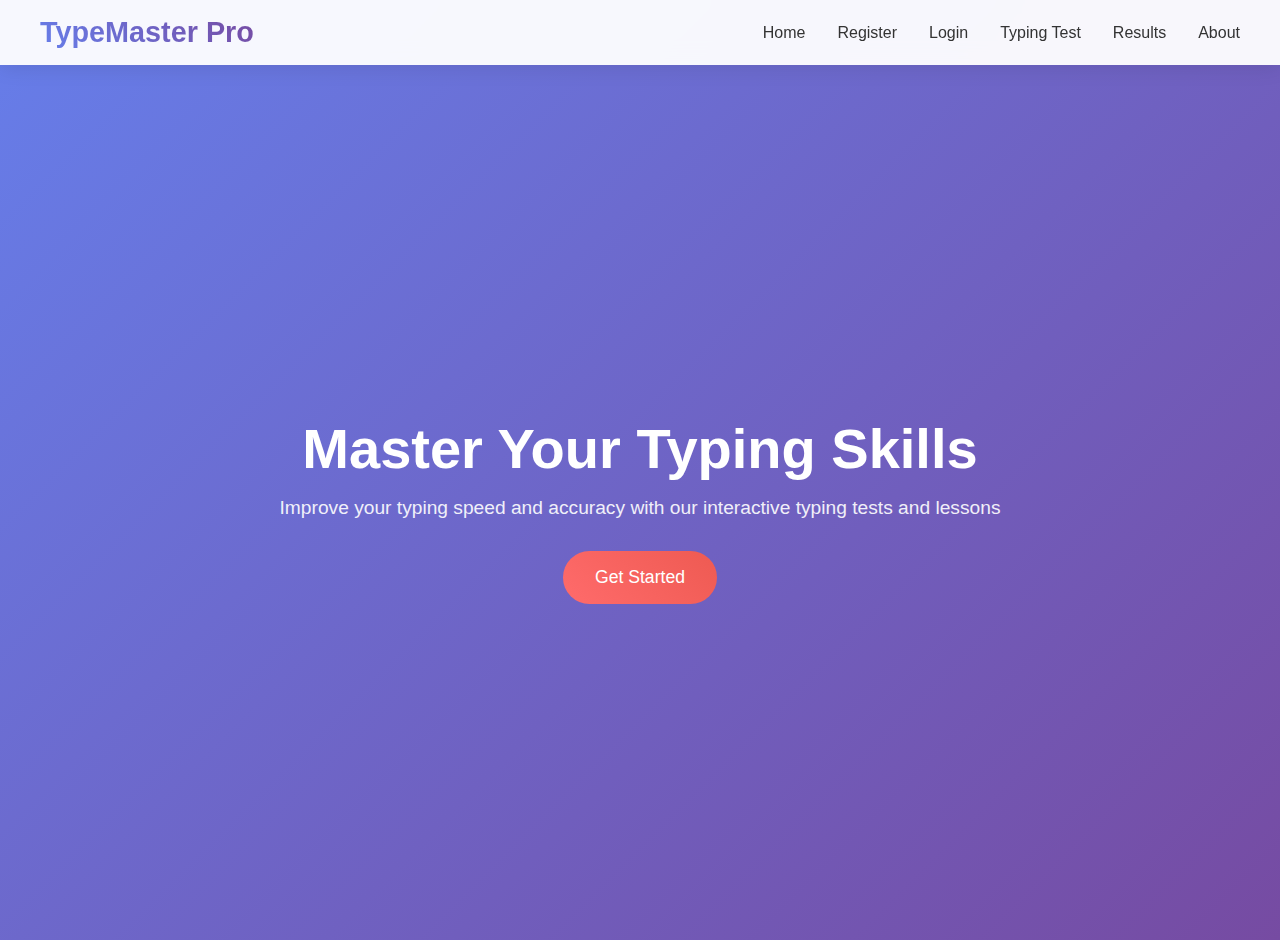
<file: index.html>
<!DOCTYPE html>
<html lang="en">
  <head>
    <meta charset="UTF-8" />
    <meta name="viewport" content="width=device-width, initial-scale=1.0" />
    <title>TypeMaster Pro - Landing Page</title>
    <style>
      * {
        margin: 0;
        padding: 0;
        box-sizing: border-box;
      }

      body {
        font-family: "Segoe UI", Tahoma, Geneva, Verdana, sans-serif;
        background: linear-gradient(135deg, #667eea 0%, #764ba2 100%);
        color: #333;
        overflow-x: hidden;
      }

      .page {
        display: none;
        min-height: 100vh;
        padding: 20px;
        animation: fadeIn 0.5s ease-in-out;
      }

      .page.active {
        display: block;
      }

      @keyframes fadeIn {
        from {
          opacity: 0;
          transform: translateY(20px);
        }
        to {
          opacity: 1;
          transform: translateY(0);
        }
      }

      /* Navigation */
      .navbar {
        position: fixed;
        top: 0;
        width: 100%;
        background: rgba(255, 255, 255, 0.95);
        backdrop-filter: blur(10px);
        padding: 1rem 2rem;
        z-index: 1000;
        box-shadow: 0 2px 20px rgba(0, 0, 0, 0.1);
      }

      .nav-container {
        max-width: 1200px;
        margin: 0 auto;
        display: flex;
        justify-content: space-between;
        align-items: center;
      }

      .logo {
        font-size: 1.8rem;
        font-weight: bold;
        background: linear-gradient(45deg, #667eea, #764ba2);
        -webkit-background-clip: text;
        -webkit-text-fill-color: transparent;
      }

      .nav-links {
        display: flex;
        gap: 2rem;
        list-style: none;
      }

      .nav-links a {
        text-decoration: none;
        color: #333;
        font-weight: 500;
        transition: color 0.3s ease;
        cursor: pointer;
      }

      .nav-links a:hover {
        color: #667eea;
      }

      /* Landing Page */
      .hero {
        display: flex;
        align-items: center;
        justify-content: center;
        min-height: 100vh;
        text-align: center;
        color: white;
        padding-top: 80px;
      }

      .hero-content h1 {
        font-size: 3.5rem;
        margin-bottom: 1rem;
        animation: slideInUp 1s ease-out;
      }

      .hero-content p {
        font-size: 1.2rem;
        margin-bottom: 2rem;
        opacity: 0.9;
        animation: slideInUp 1s ease-out 0.2s both;
      }

      .btn {
        background: linear-gradient(45deg, #ff6b6b, #ee5a52);
        color: white;
        padding: 1rem 2rem;
        border: none;
        border-radius: 50px;
        font-size: 1.1rem;
        cursor: pointer;
        transition: all 0.3s ease;
        animation: slideInUp 1s ease-out 0.4s both;
      }

      .btn:hover {
        transform: translateY(-2px);
        box-shadow: 0 10px 30px rgba(255, 107, 107, 0.4);
      }

      @keyframes slideInUp {
        from {
          opacity: 0;
          transform: translateY(30px);
        }
        to {
          opacity: 1;
          transform: translateY(0);
        }
      }

      /* Form Styles */
      .form-container {
        max-width: 400px;
        margin: 100px auto;
        background: white;
        padding: 3rem;
        border-radius: 20px;
        box-shadow: 0 20px 40px rgba(0, 0, 0, 0.1);
      }

      .form-container h2 {
        text-align: center;
        margin-bottom: 2rem;
        color: #333;
      }

      .form-group {
        margin-bottom: 1.5rem;
      }

      .form-group label {
        display: block;
        margin-bottom: 0.5rem;
        color: #555;
        font-weight: 500;
      }

      .form-group input {
        width: 100%;
        padding: 1rem;
        border: 2px solid #e1e1e1;
        border-radius: 10px;
        font-size: 1rem;
        transition: border-color 0.3s ease;
      }

      .form-group input:focus {
        outline: none;
        border-color: #667eea;
      }

      .form-btn {
        width: 100%;
        background: linear-gradient(45deg, #667eea, #764ba2);
        color: white;
        padding: 1rem;
        border: none;
        border-radius: 10px;
        font-size: 1.1rem;
        cursor: pointer;
        transition: transform 0.3s ease;
      }

      .form-btn:hover {
        transform: translateY(-2px);
      }

      /* Typing Test */
      .typing-container {
        max-width: 800px;
        margin: 100px auto;
        background: white;
        padding: 3rem;
        border-radius: 20px;
        box-shadow: 0 20px 40px rgba(0, 0, 0, 0.1);
      }

      .test-stats {
        display: flex;
        justify-content: space-around;
        margin-bottom: 2rem;
        background: #f8f9fa;
        padding: 1rem;
        border-radius: 10px;
      }

      .stat {
        text-align: center;
      }

      .stat-value {
        font-size: 2rem;
        font-weight: bold;
        color: #667eea;
      }

      .stat-label {
        color: #666;
        font-size: 0.9rem;
      }

      .text-display {
        background: #f8f9fa;
        padding: 2rem;
        border-radius: 10px;
        font-size: 1.2rem;
        line-height: 1.6;
        margin-bottom: 2rem;
        min-height: 150px;
      }

      .text-input {
        width: 100%;
        padding: 1rem;
        border: 2px solid #e1e1e1;
        border-radius: 10px;
        font-size: 1.1rem;
        min-height: 100px;
        resize: vertical;
      }

      .text-input:focus {
        outline: none;
        border-color: #667eea;
      }

      .correct {
        background-color: #d4edda;
        color: #155724;
      }

      .incorrect {
        background-color: #f8d7da;
        color: #721c24;
      }

      .current {
        background-color: #fff3cd;
        color: #856404;
      }

      /* Results */
      .results-container {
        max-width: 600px;
        margin: 100px auto;
        background: white;
        padding: 3rem;
        border-radius: 20px;
        box-shadow: 0 20px 40px rgba(0, 0, 0, 0.1);
      }

      .result-card {
        background: #f8f9fa;
        padding: 1.5rem;
        border-radius: 10px;
        margin-bottom: 1rem;
        border-left: 4px solid #667eea;
      }

      .result-header {
        display: flex;
        justify-content: space-between;
        align-items: center;
        margin-bottom: 1rem;
      }

      .result-date {
        color: #666;
        font-size: 0.9rem;
      }

      .result-wpm {
        font-size: 1.5rem;
        font-weight: bold;
        color: #667eea;
      }

      /* About Page */
      .about-container {
        max-width: 800px;
        margin: 100px auto;
        background: white;
        padding: 3rem;
        border-radius: 20px;
        box-shadow: 0 20px 40px rgba(0, 0, 0, 0.1);
      }

      .about-container h2 {
        color: #333;
        margin-bottom: 2rem;
        text-align: center;
      }

      .about-container p {
        line-height: 1.6;
        margin-bottom: 1.5rem;
        color: #555;
      }

      .features {
        display: grid;
        grid-template-columns: repeat(auto-fit, minmax(250px, 1fr));
        gap: 2rem;
        margin-top: 3rem;
      }

      .feature {
        text-align: center;
        padding: 2rem;
        background: #f8f9fa;
        border-radius: 10px;
      }

      .feature-icon {
        font-size: 3rem;
        margin-bottom: 1rem;
      }

      .feature h3 {
        margin-bottom: 1rem;
        color: #333;
      }

      .feature p {
        color: #666;
      }

      /* Responsive */
      @media (max-width: 768px) {
        .nav-links {
          display: none;
        }

        .hero-content h1 {
          font-size: 2.5rem;
        }

        .form-container,
        .typing-container,
        .results-container,
        .about-container {
          margin: 80px 20px;
          padding: 2rem;
        }
      }

      .hidden {
        display: none;
      }

      .success-message {
        background: #d4edda;
        color: #155724;
        padding: 1rem;
        border-radius: 10px;
        margin-bottom: 1rem;
        text-align: center;
      }

      .error-message {
        background: #f8d7da;
        color: #721c24;
        padding: 1rem;
        border-radius: 10px;
        margin-bottom: 1rem;
        text-align: center;
      }
    </style>
  </head>
  <body>
    <!-- Navigation -->
    <nav class="navbar">
      <div class="nav-container">
        <div class="logo">TypeMaster Pro</div>
        <ul class="nav-links">
          <li><a onclick="showPage('landing')">Home</a></li>
          <li><a onclick="showPage('register')">Register</a></li>
          <li><a onclick="showPage('login')">Login</a></li>
          <li><a onclick="showPage('typing-test')">Typing Test</a></li>
          <li><a onclick="showPage('results')">Results</a></li>
          <li><a onclick="showPage('about')">About</a></li>
        </ul>
      </div>
    </nav>

    <!-- Landing Page -->
    <div id="landing" class="page active">
      <div class="hero">
        <div class="hero-content">
          <h1>Master Your Typing Skills</h1>
          <p>
            Improve your typing speed and accuracy with our interactive typing
            tests and lessons
          </p>
          <button class="btn" onclick="showPage('register')">
            Get Started
          </button>
        </div>
      </div>
    </div>

    <!-- Register Page -->
    <div id="register" class="page">
      <div class="form-container">
        <h2>Create Account</h2>
        <form id="registerForm">
          <div class="form-group">
            <label for="regFullName">Full Name</label>
            <input type="text" id="regFullName" required />
          </div>
          <div class="form-group">
            <label for="regEmail">Email</label>
            <input type="email" id="regEmail" required />
          </div>
          <div class="form-group">
            <label for="regPassword">Password</label>
            <input type="password" id="regPassword" required />
          </div>
          <div class="form-group">
            <label for="regConfirmPassword">Confirm Password</label>
            <input type="password" id="regConfirmPassword" required />
          </div>
          <button type="submit" class="form-btn">Register</button>
        </form>
        <p style="text-align: center; margin-top: 1rem">
          Already have an account?
          <a href="#" onclick="showPage('login')" style="color: #667eea"
            >Login</a
          >
        </p>
      </div>
    </div>

    <!-- Login Page -->
    <div id="login" class="page">
      <div class="form-container">
        <h2>Login</h2>
        <form id="loginForm">
          <div class="form-group">
            <label for="loginEmail">Email</label>
            <input type="email" id="loginEmail" required />
          </div>
          <div class="form-group">
            <label for="loginPassword">Password</label>
            <input type="password" id="loginPassword" required />
          </div>
          <button type="submit" class="form-btn">Login</button>
        </form>
        <p style="text-align: center; margin-top: 1rem">
          <a
            href="#"
            onclick="showPage('reset-password')"
            style="color: #667eea"
            >Forgot Password?</a
          >
        </p>
        <p style="text-align: center; margin-top: 0.5rem">
          Don't have an account?
          <a href="#" onclick="showPage('register')" style="color: #667eea"
            >Register</a
          >
        </p>
      </div>
    </div>

    <!-- Reset Password Page -->
    <div id="reset-password" class="page">
      <div class="form-container">
        <h2>Reset Password</h2>
        <form id="resetForm">
          <div class="form-group">
            <label for="resetEmail">Email</label>
            <input type="email" id="resetEmail" required />
          </div>
          <button type="submit" class="form-btn">Send Reset Link</button>
        </form>
        <p style="text-align: center; margin-top: 1rem">
          Remember your password?
          <a href="#" onclick="showPage('login')" style="color: #667eea"
            >Login</a
          >
        </p>
      </div>
    </div>

    <!-- Typing Test Page -->
    <div id="typing-test" class="page">
      <div class="typing-container">
        <h2 style="text-align: center; margin-bottom: 2rem">Typing Test</h2>

        <div class="test-stats">
          <div class="stat">
            <div class="stat-value" id="wpm">0</div>
            <div class="stat-label">WPM</div>
          </div>
          <div class="stat">
            <div class="stat-value" id="accuracy">100%</div>
            <div class="stat-label">Accuracy</div>
          </div>
          <div class="stat">
            <div class="stat-value" id="timer">60</div>
            <div class="stat-label">Time</div>
          </div>
        </div>

        <div class="text-display" id="textDisplay"></div>

        <textarea
          class="text-input"
          id="textInput"
          placeholder="Start typing here..."
          disabled
        ></textarea>

        <div style="text-align: center; margin-top: 2rem">
          <button class="btn" id="startBtn" onclick="startTest()">
            Start Test
          </button>
          <button
            class="btn"
            id="resetBtn"
            onclick="resetTest()"
            style="display: none"
          >
            Reset
          </button>
        </div>
      </div>
    </div>

    <!-- Results Page -->
    <div id="results" class="page">
      <div class="results-container">
        <h2 style="text-align: center; margin-bottom: 2rem">
          Your Test Results
        </h2>
        <div id="resultsContainer">
          <!-- Results will be populated here -->
        </div>
      </div>
    </div>

    <!-- About Page -->
    <div id="about" class="page">
      <div class="about-container">
        <h2>About TypeMaster Pro</h2>
        <p>
          TypeMaster Pro is a comprehensive typing improvement platform designed
          to help users of all skill levels enhance their typing speed and
          accuracy. Our interactive lessons and tests provide real-time feedback
          to accelerate your learning process.
        </p>
        <p>
          Whether you're a beginner looking to learn proper finger placement or
          an advanced typist aiming to reach new speed records, TypeMaster Pro
          has the tools and exercises you need to succeed.
        </p>

        <div class="features">
          <div class="feature">
            <div class="feature-icon">⚡</div>
            <h3>Speed Training</h3>
            <p>
              Improve your typing speed with progressive exercises and real-time
              WPM tracking.
            </p>
          </div>
          <div class="feature">
            <div class="feature-icon">🎯</div>
            <h3>Accuracy Focus</h3>
            <p>
              Enhance your typing accuracy with precision-based training and
              error tracking.
            </p>
          </div>
          <div class="feature">
            <div class="feature-icon">📊</div>
            <h3>Progress Tracking</h3>
            <p>
              Monitor your improvement over time with detailed statistics and
              performance analytics.
            </p>
          </div>
          <div class="feature">
            <div class="feature-icon">🏆</div>
            <h3>Achievement System</h3>
            <p>
              Stay motivated with our comprehensive achievement and milestone
              system.
            </p>
          </div>
        </div>
      </div>
    </div>

    <script>
      // Global variables
      let currentUser = null;
      let testText = "";
      let testStartTime = null;
      let testTimer = null;
      let testDuration = 60;
      let currentPosition = 0;
      let correctChars = 0;
      let totalChars = 0;
      let testActive = false;

      // Sample texts for typing test
      const sampleTexts = [
        "The quick brown fox jumps over the lazy dog. This pangram contains all letters of the alphabet and is commonly used for typing practice. It helps improve finger dexterity and muscle memory.",
        "Technology has revolutionized the way we communicate, work, and live. From smartphones to artificial intelligence, we are witnessing unprecedented changes in our daily lives.",
        "Learning to type efficiently is a valuable skill in today's digital world. With practice and dedication, anyone can improve their typing speed and accuracy significantly.",
        "The art of programming requires patience, logic, and creativity. Developers must think systematically while crafting elegant solutions to complex problems.",
        "Climate change is one of the most pressing issues of our time. It requires global cooperation and immediate action to protect our planet for future generations.",
      ];

      // Page navigation
      function showPage(pageId) {
        const pages = document.querySelectorAll(".page");
        pages.forEach((page) => page.classList.remove("active"));
        document.getElementById(pageId).classList.add("active");

        if (pageId === "typing-test") {
          resetTest();
        } else if (pageId === "results") {
          loadResults();
        }
      }

      // User management
      function getUsers() {
        const users = JSON.parse(localStorage.getItem("typingUsers") || "[]");
        return users;
      }

      function saveUser(userData) {
        const users = getUsers();
        users.push(userData);
        localStorage.setItem("typingUsers", JSON.stringify(users));
      }

      function findUser(email) {
        const users = getUsers();
        return users.find((user) => user.email === email);
      }

      function getCurrentUser() {
        return JSON.parse(localStorage.getItem("currentUser") || "null");
      }

      function setCurrentUser(user) {
        localStorage.setItem("currentUser", JSON.stringify(user));
        currentUser = user;
      }

      // Form handlers
      document
        .getElementById("registerForm")
        .addEventListener("submit", function (e) {
          e.preventDefault();

          const fullName = document.getElementById("regFullName").value;
          const email = document.getElementById("regEmail").value;
          const password = document.getElementById("regPassword").value;
          const confirmPassword =
            document.getElementById("regConfirmPassword").value;

          // Remove any existing messages
          const existingMessage = document.querySelector(
            ".success-message, .error-message"
          );
          if (existingMessage) {
            existingMessage.remove();
          }

          if (password !== confirmPassword) {
            showMessage("Passwords do not match!", "error", "registerForm");
            return;
          }

          if (findUser(email)) {
            showMessage("User already exists!", "error", "registerForm");
            return;
          }

          const userData = {
            fullName,
            email,
            password,
            registeredAt: new Date().toISOString(),
            testResults: [],
          };

          saveUser(userData);
          setCurrentUser(userData);
          showMessage("Registration successful!", "success", "registerForm");

          setTimeout(() => {
            showPage("typing-test");
          }, 1500);
        });

      document
        .getElementById("loginForm")
        .addEventListener("submit", function (e) {
          e.preventDefault();

          const email = document.getElementById("loginEmail").value;
          const password = document.getElementById("loginPassword").value;

          // Remove any existing messages
          const existingMessage = document.querySelector(
            ".success-message, .error-message"
          );
          if (existingMessage) {
            existingMessage.remove();
          }

          const user = findUser(email);

          if (!user || user.password !== password) {
            showMessage("Invalid email or password!", "error", "loginForm");
            return;
          }

          setCurrentUser(user);
          showMessage("Login successful!", "success", "loginForm");

          setTimeout(() => {
            showPage("typing-test");
          }, 1500);
        });

      document
        .getElementById("resetForm")
        .addEventListener("submit", function (e) {
          e.preventDefault();

          const email = document.getElementById("resetEmail").value;

          // Remove any existing messages
          const existingMessage = document.querySelector(
            ".success-message, .error-message"
          );
          if (existingMessage) {
            existingMessage.remove();
          }

          const user = findUser(email);

          if (!user) {
            showMessage("Email not found!", "error", "resetForm");
            return;
          }

          showMessage(
            "Password reset link sent to your email!",
            "success",
            "resetForm"
          );

          setTimeout(() => {
            showPage("login");
          }, 2000);
        });

      function showMessage(message, type, formId) {
        const messageDiv = document.createElement("div");
        messageDiv.className =
          type === "success" ? "success-message" : "error-message";
        messageDiv.textContent = message;

        const form = document.getElementById(formId);
        form.insertBefore(messageDiv, form.firstChild);
      }

      // Typing test functionality
      function startTest() {
        if (testActive) return;

        testActive = true;
        testText = sampleTexts[Math.floor(Math.random() * sampleTexts.length)];
        currentPosition = 0;
        correctChars = 0;
        totalChars = 0;
        testStartTime = Date.now();

        displayText();
        document.getElementById("textInput").disabled = false;
        document.getElementById("textInput").focus();
        document.getElementById("startBtn").style.display = "none";
        document.getElementById("resetBtn").style.display = "inline-block";

        // Start timer
        let timeLeft = testDuration;
        document.getElementById("timer").textContent = timeLeft;

        testTimer = setInterval(() => {
          timeLeft--;
          document.getElementById("timer").textContent = timeLeft;

          if (timeLeft <= 0) {
            endTest();
          }
        }, 1000);
      }

      function displayText() {
        const textDisplay = document.getElementById("textDisplay");
        let html = "";

        for (let i = 0; i < testText.length; i++) {
          if (i < currentPosition) {
            html += `<span class="correct">${testText[i]}</span>`;
          } else if (i === currentPosition) {
            html += `<span class="current">${testText[i]}</span>`;
          } else {
            html += testText[i];
          }
        }

        textDisplay.innerHTML = html;
      }

      function endTest() {
        if (!testActive) return;

        testActive = false;
        clearInterval(testTimer);
        document.getElementById("textInput").disabled = true;
        document.getElementById("startBtn").style.display = "inline-block";
        document.getElementById("resetBtn").style.display = "none";

        const timeElapsed = (Date.now() - testStartTime) / 1000;
        const wpm = Math.round(correctChars / 5 / (timeElapsed / 60));
        const accuracy = Math.round(
          (correctChars / Math.max(totalChars, 1)) * 100
        );

        // Save result
        const result = {
          date: new Date().toISOString(),
          wpm: wpm,
          accuracy: accuracy,
          timeElapsed: timeElapsed,
        };

        saveTestResult(result);

        alert(`Test completed!\nWPM: ${wpm}\nAccuracy: ${accuracy}%`);
      }

      function resetTest() {
        testActive = false;
        clearInterval(testTimer);

        document.getElementById("textInput").value = "";
        document.getElementById("textInput").disabled = true;
        document.getElementById("textDisplay").innerHTML =
          'Click "Start Test" to begin...';
        document.getElementById("wpm").textContent = "0";
        document.getElementById("accuracy").textContent = "100%";
        document.getElementById("timer").textContent = "60";
        document.getElementById("startBtn").style.display = "inline-block";
        document.getElementById("resetBtn").style.display = "none";

        currentPosition = 0;
        correctChars = 0;
        totalChars = 0;
      }

      function saveTestResult(result) {
        const user = getCurrentUser();
        if (!user) return;

        const users = getUsers();
        const userIndex = users.findIndex((u) => u.email === user.email);

        if (userIndex !== -1) {
          users[userIndex].testResults = users[userIndex].testResults || [];
          users[userIndex].testResults.push(result);
          localStorage.setItem("typingUsers", JSON.stringify(users));

          // Update current user
          setCurrentUser(users[userIndex]);
        }
      }

      function loadResults() {
        const user = getCurrentUser();
        const resultsContainer = document.getElementById("resultsContainer");

        if (!user || !user.testResults || user.testResults.length === 0) {
          resultsContainer.innerHTML =
            '<p style="text-align: center; color: #666;">No test results found. Take a typing test to see your results here!</p>';
          return;
        }

        const sortedResults = user.testResults.sort(
          (a, b) => new Date(b.date) - new Date(a.date)
        );

        resultsContainer.innerHTML = sortedResults
          .map(
            (result) => `
                <div class="result-card">
                    <div class="result-header">
                        <div class="result-date">${new Date(
                          result.date
                        ).toLocaleDateString()}</div>
                        <div class="result-wpm">${result.wpm} WPM</div>
                    </div>
                    <div>
                        <strong>Accuracy:</strong> ${result.accuracy}% | 
                        <strong>Time:</strong> ${Math.round(
                          result.timeElapsed
                        )}s
                    </div>
                </div>
            `
          )
          .join("");
      }

      // Real-time typing feedback
      document
        .getElementById("textInput")
        .addEventListener("input", function (e) {
          if (!testActive) return;

          const input = e.target.value;
          const inputLength = input.length;

          if (inputLength > testText.length) {
            e.target.value = input.slice(0, testText.length);
            return;
          }

          currentPosition = inputLength;
          totalChars = Math.max(totalChars, inputLength);

          // Calculate correct characters
          correctChars = 0;
          for (let i = 0; i < inputLength; i++) {
            if (input[i] === testText[i]) {
              correctChars++;
            }
          }

          // Update display
          displayText();

          // Update stats
          const timeElapsed = (Date.now() - testStartTime) / 1000;
          const wpm = Math.round(correctChars / 5 / (timeElapsed / 60)) || 0;
          const accuracy = Math.round(
            (correctChars / Math.max(totalChars, 1)) * 100
          );

          document.getElementById("wpm").textContent = wpm;
          document.getElementById("accuracy").textContent = accuracy + "%";

          // Check if test is complete
          if (inputLength === testText.length) {
            endTest();
          }
        });

      // Initialize
      document.addEventListener("DOMContentLoaded", function () {
        currentUser = getCurrentUser();
        resetTest();
      });
    </script>
  </body>
</html>
</file>
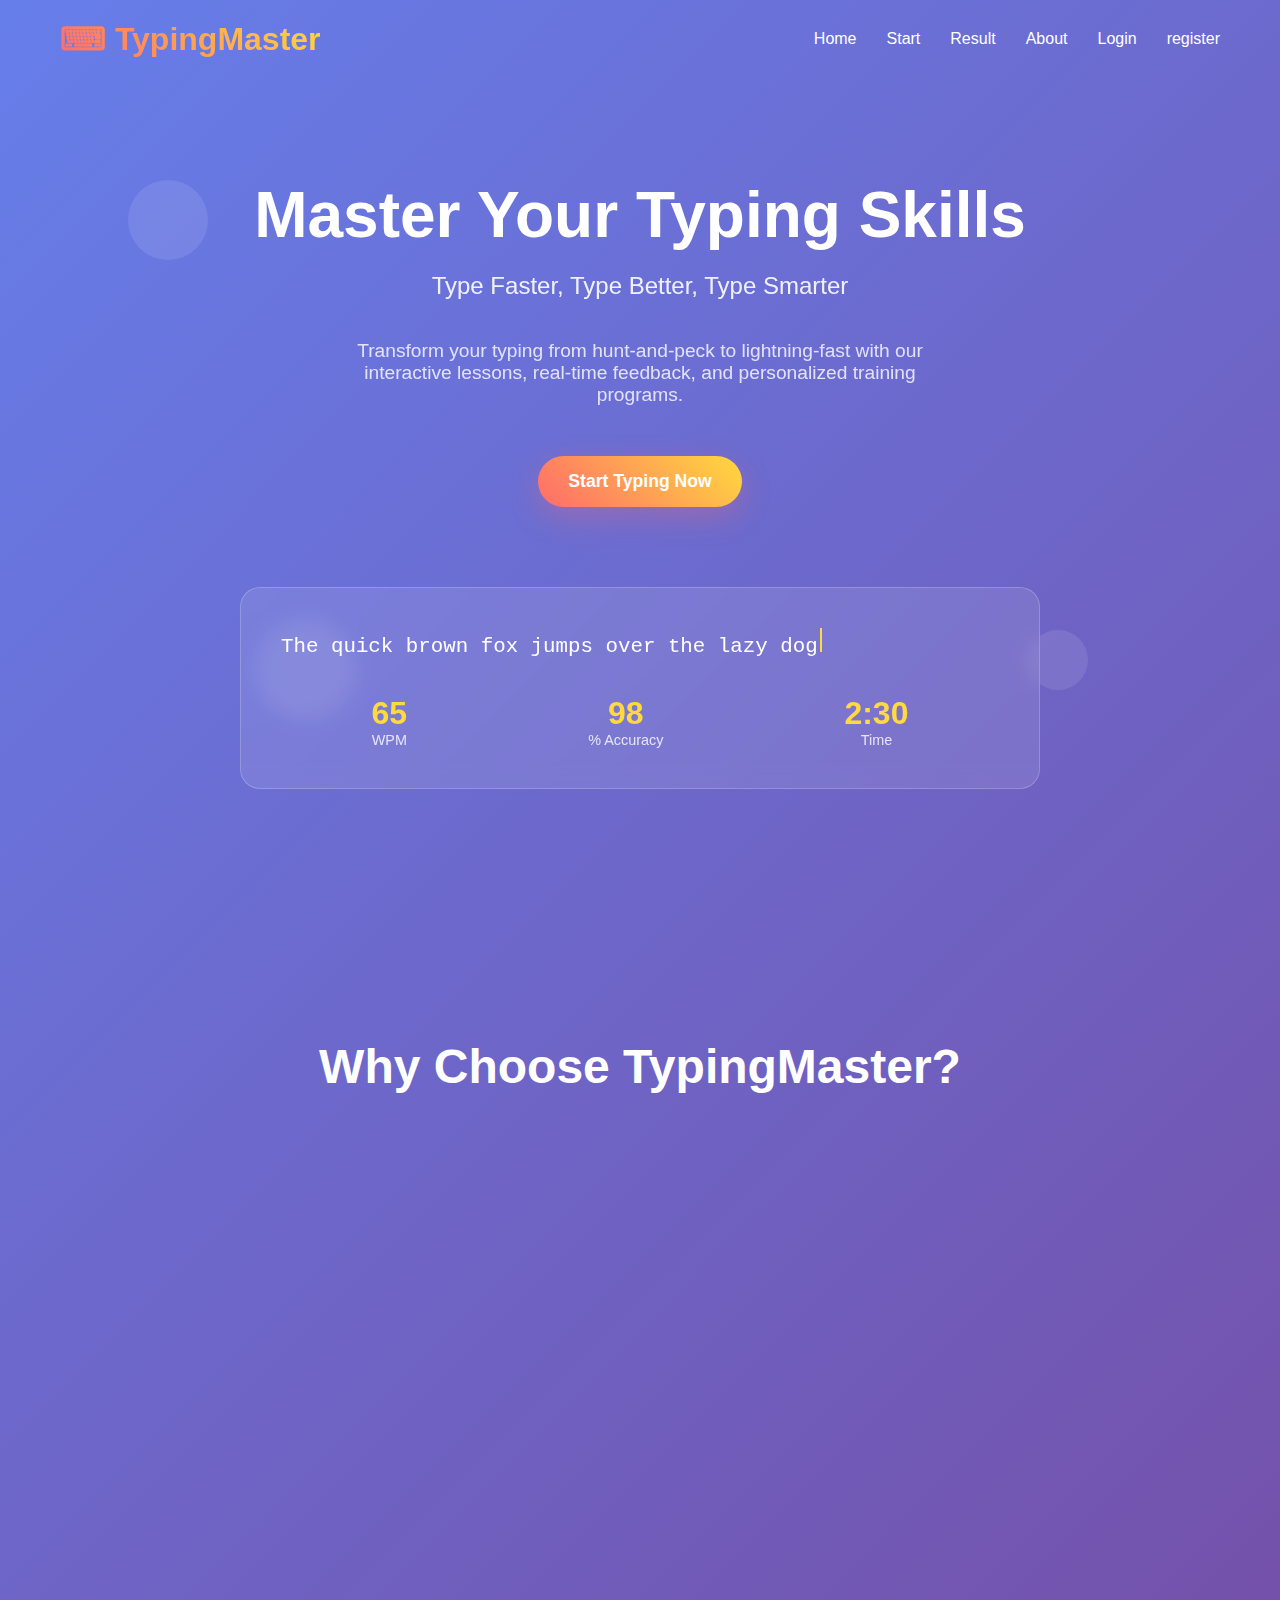
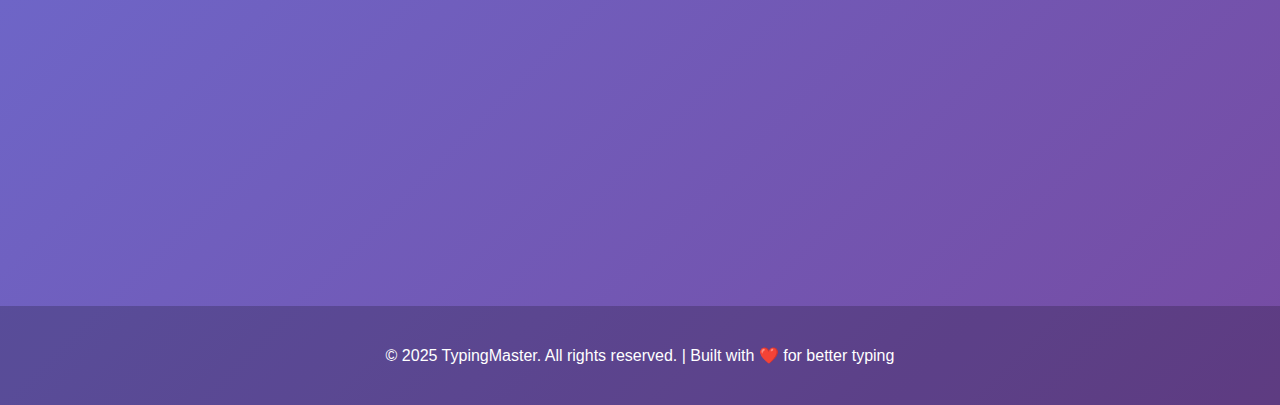
<file: Home.html>
<!DOCTYPE html>
<html lang="en">
  <head>
    <meta charset="UTF-8" />
    <meta name="viewport" content="width=device-width, initial-scale=1.0" />
    <title>TypingMaster - Master Your Typing Skills</title>
    <style>
      * {
        margin: 0;
        padding: 0;
        box-sizing: border-box;
      }

      body {
        font-family: "Segoe UI", Tahoma, Geneva, Verdana, sans-serif;
        background: linear-gradient(135deg, #667eea 0%, #764ba2 100%);
        color: white;
        overflow-x: hidden;
        min-height: 100vh;
      }

      .container {
        max-width: 1200px;
        margin: 0 auto;
        padding: 0 20px;
      }

      /* Header */
      header {
        padding: 20px 0;
        position: relative;
        z-index: 100;
      }

      nav {
        display: flex;
        justify-content: space-between;
        align-items: center;
      }

      .logo {
        font-size: 2rem;
        font-weight: bold;
        background: linear-gradient(45deg, #ff6b6b, #ffd93d);
        -webkit-background-clip: text;
        -webkit-text-fill-color: transparent;
        background-clip: text;
      }

      .nav-links {
        display: flex;
        list-style: none;
        gap: 30px;
      }

      .nav-links a {
        color: white;
        text-decoration: none;
        font-weight: 500;
        transition: all 0.3s ease;
        position: relative;
      }

      .nav-links a:hover {
        color: #ffd93d;
        transform: translateY(-2px);
      }

      .nav-links a::after {
        content: "";
        position: absolute;
        width: 0;
        height: 2px;
        bottom: -5px;
        left: 0;
        background: #ffd93d;
        transition: width 0.3s ease;
      }

      .nav-links a:hover::after {
        width: 100%;
      }

      /* Hero Section */
      .hero {
        text-align: center;
        padding: 100px 0;
        position: relative;
      }

      .hero h1 {
        font-size: 4rem;
        margin-bottom: 20px;
        animation: fadeInUp 1s ease;
      }

      .hero .subtitle {
        font-size: 1.5rem;
        margin-bottom: 40px;
        opacity: 0.9;
        animation: fadeInUp 1s ease 0.3s both;
      }

      .hero p {
        font-size: 1.2rem;
        margin-bottom: 50px;
        max-width: 600px;
        margin-left: auto;
        margin-right: auto;
        opacity: 0.8;
        animation: fadeInUp 1s ease 0.6s both;
      }

      .cta-buttons {
        display: flex;
        gap: 20px;
        justify-content: center;
        margin-bottom: 80px;
        animation: fadeInUp 1s ease 0.9s both;
      }

      .btn {
        padding: 15px 30px;
        border: none;
        border-radius: 50px;
        font-size: 1.1rem;
        font-weight: 600;
        cursor: pointer;
        transition: all 0.3s ease;
        text-decoration: none;
        display: inline-block;
      }

      .btn-primary {
        background: linear-gradient(45deg, #ff6b6b, #ffd93d);
        color: white;
        box-shadow: 0 10px 30px rgba(255, 107, 107, 0.3);
      }

      .btn-primary:hover {
        transform: translateY(-3px);
        box-shadow: 0 15px 40px rgba(255, 107, 107, 0.4);
      }

      .btn-secondary {
        background: transparent;
        color: white;
        border: 2px solid white;
      }

      .btn-secondary:hover {
        background: white;
        color: #667eea;
        transform: translateY(-3px);
      }

      /* Typing Demo */
      .typing-demo {
        background: rgba(255, 255, 255, 0.1);
        border-radius: 20px;
        padding: 40px;
        margin: 50px auto;
        max-width: 800px;
        backdrop-filter: blur(10px);
        border: 1px solid rgba(255, 255, 255, 0.2);
        animation: fadeInUp 1s ease 1.2s both;
      }

      .demo-text {
        font-size: 1.3rem;
        line-height: 1.8;
        text-align: left;
        margin-bottom: 30px;
        font-family: "Courier New", monospace;
      }

      .typing-cursor {
        animation: blink 1s infinite;
        background: #ffd93d;
        width: 2px;
        height: 1.5rem;
        display: inline-block;
        margin-left: 2px;
      }

      .typing-stats {
        display: flex;
        justify-content: space-around;
        margin-top: 20px;
      }

      .stat {
        text-align: center;
      }

      .stat-number {
        font-size: 2rem;
        font-weight: bold;
        color: #ffd93d;
      }

      .stat-label {
        font-size: 0.9rem;
        opacity: 0.8;
      }

      /* Features */
      .features {
        padding: 100px 0;
      }

      .features h2 {
        text-align: center;
        font-size: 3rem;
        margin-bottom: 60px;
        animation: fadeInUp 1s ease;
      }

      .features-grid {
        display: grid;
        grid-template-columns: repeat(auto-fit, minmax(300px, 1fr));
        gap: 40px;
      }

      .feature-card {
        background: rgba(255, 255, 255, 0.1);
        border-radius: 20px;
        padding: 40px;
        text-align: center;
        backdrop-filter: blur(10px);
        border: 1px solid rgba(255, 255, 255, 0.2);
        transition: all 0.3s ease;
        animation: fadeInUp 1s ease;
      }

      .feature-card:hover {
        transform: translateY(-10px);
        background: rgba(255, 255, 255, 0.15);
      }

      .feature-icon {
        font-size: 3rem;
        margin-bottom: 20px;
        display: block;
      }

      .feature-card h3 {
        font-size: 1.5rem;
        margin-bottom: 15px;
        color: #ffd93d;
      }

      /* Floating Elements */
      .floating-element {
        position: absolute;
        background: rgba(255, 255, 255, 0.1);
        border-radius: 50%;
        animation: float 6s ease-in-out infinite;
      }

      .floating-1 {
        width: 80px;
        height: 80px;
        top: 20%;
        left: 10%;
        animation-delay: 0s;
      }

      .floating-2 {
        width: 60px;
        height: 60px;
        top: 70%;
        right: 15%;
        animation-delay: 2s;
      }

      .floating-3 {
        width: 100px;
        height: 100px;
        bottom: 20%;
        left: 20%;
        animation-delay: 4s;
      }

      /* Footer */
      footer {
        background: rgba(0, 0, 0, 0.2);
        padding: 40px 0;
        text-align: center;
        margin-top: 100px;
      }

      /* Animations */
      @keyframes fadeInUp {
        from {
          opacity: 0;
          transform: translateY(30px);
        }
        to {
          opacity: 1;
          transform: translateY(0);
        }
      }

      @keyframes blink {
        0%,
        50% {
          opacity: 1;
        }
        51%,
        100% {
          opacity: 0;
        }
      }

      @keyframes float {
        0%,
        100% {
          transform: translateY(0px);
        }
        50% {
          transform: translateY(-20px);
        }
      }

      /* Responsive */
      @media (max-width: 768px) {
        .hero h1 {
          font-size: 2.5rem;
        }

        .hero .subtitle {
          font-size: 1.2rem;
        }

        .cta-buttons {
          flex-direction: column;
          align-items: center;
        }

        .nav-links {
          display: none;
        }

        .typing-demo {
          padding: 20px;
        }

        .demo-text {
          font-size: 1.1rem;
        }

        .features h2 {
          font-size: 2rem;
        }
      }
    </style>
  </head>
  <body>
    <!-- Floating Elements -->
    <div class="floating-element floating-1"></div>
    <div class="floating-element floating-2"></div>
    <div class="floating-element floating-3"></div>

    <!-- Header -->
    <header>
      <div class="container">
        <nav>
          <div class="logo">⌨ TypingMaster</div>
          <ul class="nav-links">
            <li><a href="#home">Home</a></li>
            <li><a href="typing-test.html">Start</a></li>
            <li><a href="listResultTest.html">Result</a></li>
            <li><a href="about.html">About</a></li>
            <li><a href="login.html">Login</a></li>
            <li><a href="register.html">register</a></li>
          </ul>
        </nav>
      </div>
    </header>

    <!-- Hero Section -->
    <section class="hero" id="home">
      <div class="container">
        <h1>Master Your Typing Skills</h1>
        <div class="subtitle">Type Faster, Type Better, Type Smarter</div>
        <p>
          Transform your typing from hunt-and-peck to lightning-fast with our
          interactive lessons, real-time feedback, and personalized training
          programs.
        </p>

        <div class="cta-buttons">
          <a href="typing-test.html" class="btn btn-primary" id="startBtn"
            >Start Typing Now</a
          >
        </div>

        <!-- Typing Demo -->
        <div class="typing-demo">
          <div class="demo-text" id="demoText">
            The quick brown fox jumps over the lazy dog<span
              class="typing-cursor"
            ></span>
          </div>
          <div class="typing-stats">
            <div class="stat">
              <div class="stat-number" id="wpm">65</div>
              <div class="stat-label">WPM</div>
            </div>
            <div class="stat">
              <div class="stat-number" id="accuracy">98</div>
              <div class="stat-label">% Accuracy</div>
            </div>
            <div class="stat">
              <div class="stat-number" id="time">2:30</div>
              <div class="stat-label">Time</div>
            </div>
          </div>
        </div>
      </div>
    </section>

    <!-- Features Section -->
    <section class="features" id="features">
      <div class="container">
        <h2>Why Choose TypingMaster?</h2>
        <div class="features-grid">
          <div class="feature-card">
            <span class="feature-icon">🎯</span>
            <h3>Personalized Learning</h3>
            <p>
              AI-powered lessons that adapt to your skill level and learning
              pace for maximum improvement.
            </p>
          </div>
          <div class="feature-card">
            <span class="feature-icon">📊</span>
            <h3>Real-time Analytics</h3>
            <p>
              Track your progress with detailed statistics including WPM,
              accuracy, and improvement trends.
            </p>
          </div>
          <div class="feature-card">
            <span class="feature-icon">🏆</span>
            <h3>Gamified Experience</h3>
            <p>
              Earn achievements, compete with friends, and unlock new challenges
              as you improve.
            </p>
          </div>
          <div class="feature-card">
            <span class="feature-icon">💻</span>
            <h3>Multi-Device Support</h3>
            <p>
              Practice anywhere with seamless sync across desktop, tablet, and
              mobile devices.
            </p>
          </div>
          <div class="feature-card">
            <span class="feature-icon">🎨</span>
            <h3>Custom Themes</h3>
            <p>
              Choose from beautiful themes and customize your typing environment
              for comfort.
            </p>
          </div>
          <div class="feature-card">
            <span class="feature-icon">🌟</span>
            <h3>Expert Lessons</h3>
            <p>
              Learn from professional typists with structured courses for all
              skill levels.
            </p>
          </div>
        </div>
      </div>
    </section>

    <!-- Footer -->
    <footer>
      <div class="container">
        <p>
          &copy; 2025 TypingMaster. All rights reserved. | Built with ❤️ for
          better typing
        </p>
      </div>
    </footer>

    <script>
      // Typing animation for demo text
      const demoText = document.getElementById("demoText");
      const originalText = "The quick brown fox jumps over the lazy dog";
      let currentText = "";
      let currentIndex = 0;
      let isDeleting = false;

      function typeText() {
        if (!isDeleting && currentIndex < originalText.length) {
          currentText += originalText.charAt(currentIndex);
          currentIndex++;
        } else if (isDeleting && currentText.length > 0) {
          currentText = currentText.slice(0, -1);
        } else if (!isDeleting && currentIndex === originalText.length) {
          setTimeout(() => {
            isDeleting = true;
          }, 2000);
        } else if (isDeleting && currentText.length === 0) {
          isDeleting = false;
          currentIndex = 0;
        }

        demoText.innerHTML =
          currentText + '<span class="typing-cursor"></span>';

        const speed = isDeleting ? 50 : 100;
        setTimeout(typeText, speed);
      }

      // Animate stats
      function animateStats() {
        const wpmElement = document.getElementById("wpm");
        const accuracyElement = document.getElementById("accuracy");

        let wpm = 0;
        let accuracy = 0;

        const wpmInterval = setInterval(() => {
          if (wpm < 65) {
            wpm += Math.random() * 3;
            wpmElement.textContent = Math.floor(wpm);
          } else {
            clearInterval(wpmInterval);
          }
        }, 50);

        const accuracyInterval = setInterval(() => {
          if (accuracy < 98) {
            accuracy += Math.random() * 2;
            accuracyElement.textContent = Math.floor(accuracy);
          } else {
            clearInterval(accuracyInterval);
          }
        }, 30);
      }

      // Smooth scrolling for navigation links
      document.querySelectorAll('a[href^="#"]').forEach((anchor) => {
        anchor.addEventListener("click", function (e) {
          e.preventDefault();
          const target = document.querySelector(this.getAttribute("href"));
          if (target) {
            target.scrollIntoView({
              behavior: "smooth",
            });
          }
        });
      });

      // Intersection Observer for animations
      const observerOptions = {
        threshold: 0.1,
        rootMargin: "0px 0px -50px 0px",
      };

      const observer = new IntersectionObserver((entries) => {
        entries.forEach((entry) => {
          if (entry.isIntersecting) {
            entry.target.style.opacity = "1";
            entry.target.style.transform = "translateY(0)";
          }
        });
      }, observerOptions);

      // Observe feature cards
      document.querySelectorAll(".feature-card").forEach((card, index) => {
        card.style.opacity = "0";
        card.style.transform = "translateY(30px)";
        card.style.transition = `all 0.6s ease ${index * 0.1}s`;
        observer.observe(card);
      });

      // Initialize animations
      window.addEventListener("load", () => {
        setTimeout(typeText, 1000);
        setTimeout(animateStats, 2000);
      });

      // Parallax effect for floating elements
      window.addEventListener("scroll", () => {
        const scrolled = window.pageYOffset;
        const parallax = scrolled * 0.5;

        document
          .querySelectorAll(".floating-element")
          .forEach((element, index) => {
            const speed = (index + 1) * 0.1;
            element.style.transform = `translateY(${parallax * speed}px)`;
          });
      });
    </script>
  </body>
</html>
</file>
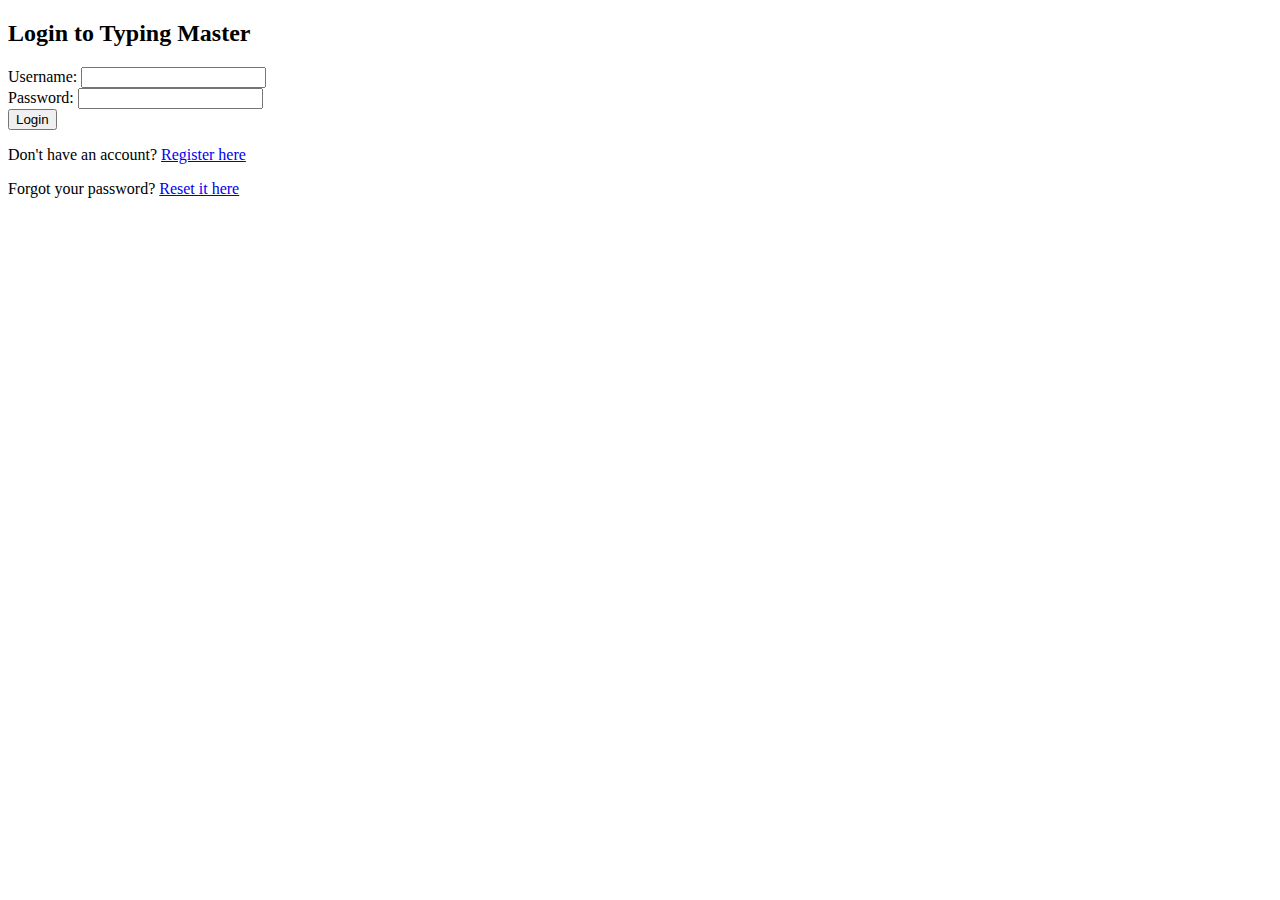
<file: login.html>
<!DOCTYPE html>
<html lang="en">
    <head>
        <meta charset="UTF-9" />
        <meta name="viewport" content="width=device-width, initial-scale=1.0" />
        <title>Login Page</title>
    </head>
    <body>
        <h2>Login to Typing Master</h2>
        <form action="index.html" method="post">
            <label for="username">Username:</label>
            <input type="text" id="username" name="username" required />
            <br />
            <label for="password">Password:</label>
            <input type="password" id="password" name="password" required />
            <br />
            <button type="submit">Login</button>
            <p>
                Don't have an account? <a href="register.html">Register here</a>
            </p>
            <p>
                Forgot your password? <a href="reset_password.html">Reset it here</a>
            </p>
        </form>
    </body>
</html>
</file>
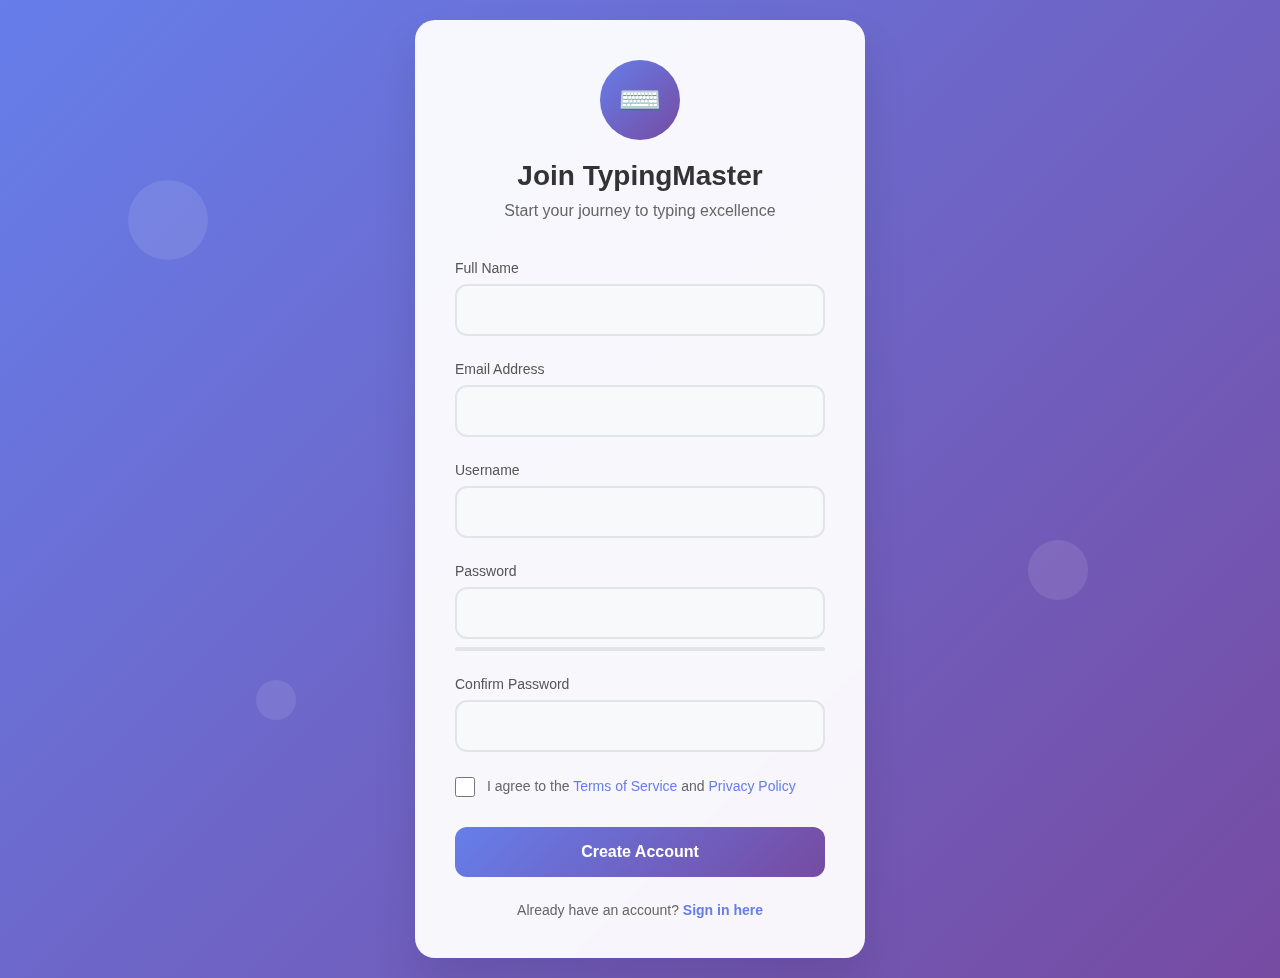
<file: register.html>
<!DOCTYPE html>
<html lang="en">
  <head>
    <meta charset="UTF-8" />
    <meta name="viewport" content="width=device-width, initial-scale=1.0" />
    <title>Register - TypingMaster</title>
    <style>
      * {
        margin: 0;
        padding: 0;
        box-sizing: border-box;
      }

      body {
        font-family: "Segoe UI", Tahoma, Geneva, Verdana, sans-serif;
        background: linear-gradient(135deg, #667eea 0%, #764ba2 100%);
        min-height: 100vh;
        display: flex;
        align-items: center;
        justify-content: center;
        padding: 20px;
        overflow-x: hidden;
      }

      .container {
        background: rgba(255, 255, 255, 0.95);
        backdrop-filter: blur(10px);
        border-radius: 20px;
        box-shadow: 0 25px 45px rgba(0, 0, 0, 0.1);
        width: 100%;
        max-width: 450px;
        padding: 40px;
        position: relative;
        animation: slideUp 0.8s ease-out;
      }

      @keyframes slideUp {
        from {
          opacity: 0;
          transform: translateY(50px);
        }
        to {
          opacity: 1;
          transform: translateY(0);
        }
      }

      .header {
        text-align: center;
        margin-bottom: 40px;
      }

      .logo {
        width: 80px;
        height: 80px;
        background: linear-gradient(135deg, #667eea, #764ba2);
        border-radius: 50%;
        margin: 0 auto 20px;
        display: flex;
        align-items: center;
        justify-content: center;
        animation: pulse 2s infinite;
      }

      @keyframes pulse {
        0%,
        100% {
          transform: scale(1);
        }
        50% {
          transform: scale(1.05);
        }
      }

      .logo::before {
        content: "⌨️";
        font-size: 35px;
      }

      h1 {
        color: #333;
        font-size: 28px;
        font-weight: 600;
        margin-bottom: 10px;
      }

      .subtitle {
        color: #666;
        font-size: 16px;
      }

      .form-group {
        margin-bottom: 25px;
        position: relative;
      }

      .form-group label {
        display: block;
        color: #555;
        font-weight: 500;
        margin-bottom: 8px;
        font-size: 14px;
      }

      .input-container {
        position: relative;
      }

      .form-group input {
        width: 100%;
        padding: 15px 20px;
        border: 2px solid #e1e5e9;
        border-radius: 12px;
        font-size: 16px;
        transition: all 0.3s ease;
        background: #f8f9fa;
      }

      .form-group input:focus {
        outline: none;
        border-color: #667eea;
        background: white;
        transform: translateY(-2px);
        box-shadow: 0 10px 25px rgba(102, 126, 234, 0.1);
      }

      .form-group input:valid {
        border-color: #28a745;
      }

      .strength-meter {
        height: 4px;
        background: #e1e5e9;
        border-radius: 2px;
        margin-top: 8px;
        overflow: hidden;
      }

      .strength-fill {
        height: 100%;
        width: 0%;
        transition: all 0.3s ease;
        border-radius: 2px;
      }

      .strength-weak {
        background: #dc3545;
        width: 25%;
      }
      .strength-fair {
        background: #ffc107;
        width: 50%;
      }
      .strength-good {
        background: #17a2b8;
        width: 75%;
      }
      .strength-strong {
        background: #28a745;
        width: 100%;
      }

      .checkbox-group {
        display: flex;
        align-items: flex-start;
        gap: 12px;
        margin-bottom: 30px;
      }

      .checkbox-group input[type="checkbox"] {
        width: 20px;
        height: 20px;
        margin: 0;
        cursor: pointer;
        accent-color: #667eea;
      }

      .checkbox-group label {
        font-size: 14px;
        color: #666;
        line-height: 1.4;
        cursor: pointer;
        margin: 0;
      }

      .checkbox-group a {
        color: #667eea;
        text-decoration: none;
      }

      .checkbox-group a:hover {
        text-decoration: underline;
      }

      .submit-btn {
        width: 100%;
        padding: 16px;
        background: linear-gradient(135deg, #667eea, #764ba2);
        color: white;
        border: none;
        border-radius: 12px;
        font-size: 16px;
        font-weight: 600;
        cursor: pointer;
        transition: all 0.3s ease;
        position: relative;
        overflow: hidden;
      }

      .submit-btn:hover {
        transform: translateY(-2px);
        box-shadow: 0 15px 35px rgba(102, 126, 234, 0.3);
      }

      .submit-btn:active {
        transform: translateY(0);
      }

      .submit-btn::before {
        content: "";
        position: absolute;
        top: 0;
        left: -100%;
        width: 100%;
        height: 100%;
        background: linear-gradient(
          90deg,
          transparent,
          rgba(255, 255, 255, 0.2),
          transparent
        );
        transition: left 0.5s;
      }

      .submit-btn:hover::before {
        left: 100%;
      }

      .login-link {
        text-align: center;
        margin-top: 25px;
        color: #666;
        font-size: 14px;
      }

      .login-link a {
        color: #667eea;
        text-decoration: none;
        font-weight: 600;
      }

      .login-link a:hover {
        text-decoration: underline;
      }

      .floating-shapes {
        position: absolute;
        top: 0;
        left: 0;
        width: 100%;
        height: 100%;
        overflow: hidden;
        z-index: -1;
      }

      .shape {
        position: absolute;
        background: rgba(255, 255, 255, 0.1);
        border-radius: 50%;
        animation: float 6s ease-in-out infinite;
      }

      .shape:nth-child(1) {
        width: 80px;
        height: 80px;
        top: 20%;
        left: 10%;
        animation-delay: 0s;
      }

      .shape:nth-child(2) {
        width: 60px;
        height: 60px;
        top: 60%;
        right: 15%;
        animation-delay: 2s;
      }

      .shape:nth-child(3) {
        width: 40px;
        height: 40px;
        bottom: 20%;
        left: 20%;
        animation-delay: 4s;
      }

      @keyframes float {
        0%,
        100% {
          transform: translateY(0px) rotate(0deg);
        }
        50% {
          transform: translateY(-20px) rotate(180deg);
        }
      }

      @media (max-width: 480px) {
        .container {
          padding: 30px 25px;
          margin: 10px;
        }

        h1 {
          font-size: 24px;
        }
      }

      .error-message {
        color: #dc3545;
        font-size: 12px;
        margin-top: 5px;
        opacity: 0;
        transition: opacity 0.3s ease;
      }

      .error-message.show {
        opacity: 1;
      }
    </style>
  </head>
  <body>
    <div class="floating-shapes">
      <div class="shape"></div>
      <div class="shape"></div>
      <div class="shape"></div>
    </div>

    <div class="container">
      <div class="header">
        <div class="logo"></div>
        <h1>Join TypingMaster</h1>
        <p class="subtitle">Start your journey to typing excellence</p>
      </div>

      <form action="Home.html" id="registrationForm">
        <div class="form-group">
          <label for="fullName">Full Name</label>
          <input type="text" id="fullName" name="fullName" required />
          <div class="error-message" id="nameError"></div>
        </div>

        <div class="form-group">
          <label for="email">Email Address</label>
          <input type="email" id="email" name="email" required />
          <div class="error-message" id="emailError"></div>
        </div>

        <div class="form-group">
          <label for="username">Username</label>
          <input type="text" id="username" name="username" required />
          <div class="error-message" id="usernameError"></div>
        </div>

        <div class="form-group">
          <label for="password">Password</label>
          <input type="password" id="password" name="password" required />
          <div class="strength-meter">
            <div class="strength-fill" id="strengthFill"></div>
          </div>
          <div class="error-message" id="passwordError"></div>
        </div>

        <div class="form-group">
          <label for="confirmPassword">Confirm Password</label>
          <input
            type="password"
            id="confirmPassword"
            name="confirmPassword"
            required
          />
          <div class="error-message" id="confirmError"></div>
        </div>

        <div class="checkbox-group">
          <input type="checkbox" id="terms" name="terms" required />
          <label for="terms">
            I agree to the
            <a href="#" onclick="showTerms()">Terms of Service</a> and
            <a href="#" onclick="showPrivacy()">Privacy Policy</a>
          </label>
        </div>

        <button type="submit" class="submit-btn">Create Account</button>
      </form>

      <div class="login-link">
        Already have an account?
        <a href="login.html" onclick="goToLogin()">Sign in here</a>
      </div>
    </div>

    <script>
      const form = document.getElementById("registrationForm");
      const passwordInput = document.getElementById("password");
      const confirmPasswordInput = document.getElementById("confirmPassword");
      const strengthFill = document.getElementById("strengthFill");

      // Password strength checker
      passwordInput.addEventListener("input", function () {
        const password = this.value;
        const strength = checkPasswordStrength(password);
        updateStrengthMeter(strength);
      });

      function checkPasswordStrength(password) {
        let score = 0;
        if (password.length >= 8) score++;
        if (/[a-z]/.test(password)) score++;
        if (/[A-Z]/.test(password)) score++;
        if (/[0-9]/.test(password)) score++;
        if (/[^A-Za-z0-9]/.test(password)) score++;
        return score;
      }

      function updateStrengthMeter(strength) {
        strengthFill.className = "strength-fill";
        if (strength <= 1) {
          strengthFill.classList.add("strength-weak");
        } else if (strength <= 2) {
          strengthFill.classList.add("strength-fair");
        } else if (strength <= 3) {
          strengthFill.classList.add("strength-good");
        } else {
          strengthFill.classList.add("strength-strong");
        }
      }

      // Form validation
      form.addEventListener("submit", function (e) {
        e.preventDefault();

        let isValid = true;

        // Reset errors
        document.querySelectorAll(".error-message").forEach((error) => {
          error.classList.remove("show");
        });

        // Validate full name
        const fullName = document.getElementById("fullName").value.trim();
        if (fullName.length < 2) {
          showError("nameError", "Name must be at least 2 characters long");
          isValid = false;
        }

        // Validate email
        const email = document.getElementById("email").value.trim();
        const emailRegex = /^[^\s@]+@[^\s@]+\.[^\s@]+$/;
        if (!emailRegex.test(email)) {
          showError("emailError", "Please enter a valid email address");
          isValid = false;
        }

        // Validate username
        const username = document.getElementById("username").value.trim();
        if (username.length < 3) {
          showError(
            "usernameError",
            "Username must be at least 3 characters long"
          );
          isValid = false;
        }

        // Validate password
        const password = passwordInput.value;
        if (checkPasswordStrength(password) < 3) {
          showError(
            "passwordError",
            "Password is too weak. Use at least 8 characters with mixed case, numbers, and symbols"
          );
          isValid = false;
        }

        // Validate password confirmation
        const confirmPassword = confirmPasswordInput.value;
        if (password !== confirmPassword) {
          showError("confirmError", "Passwords do not match");
          isValid = false;
        }

        // Validate terms
        const terms = document.getElementById("terms").checked;
        if (!terms) {
          alert("Please accept the Terms of Service and Privacy Policy");
          isValid = false;
        }

        if (isValid) {
          // Simulate successful registration
          const submitBtn = document.querySelector(".submit-btn");
          submitBtn.innerHTML = "Creating Account...";
          submitBtn.disabled = true;

          setTimeout(() => {
            alert("Account created successfully! Welcome to TypingMaster!");
            form.reset();
            strengthFill.className = "strength-fill";
            submitBtn.innerHTML = "Create Account";
            submitBtn.disabled = false;
          }, 2000);
        }
      });

      function showError(elementId, message) {
        const errorElement = document.getElementById(elementId);
        errorElement.textContent = message;
        errorElement.classList.add("show");
      }

      // Add input animations
      document.querySelectorAll("input").forEach((input) => {
        input.addEventListener("focus", function () {
          this.parentElement.style.transform = "scale(1.02)";
        });

        input.addEventListener("blur", function () {
          this.parentElement.style.transform = "scale(1)";
        });
      });

      // Mock functions for navigation
      function goToLogin() {
        alert("Redirecting to login page...");
      }

      function showTerms() {
        alert("Terms of Service would be displayed here");
      }

      function showPrivacy() {
        alert("Privacy Policy would be displayed here");
      }
    </script>
  </body>
</html>
</file>
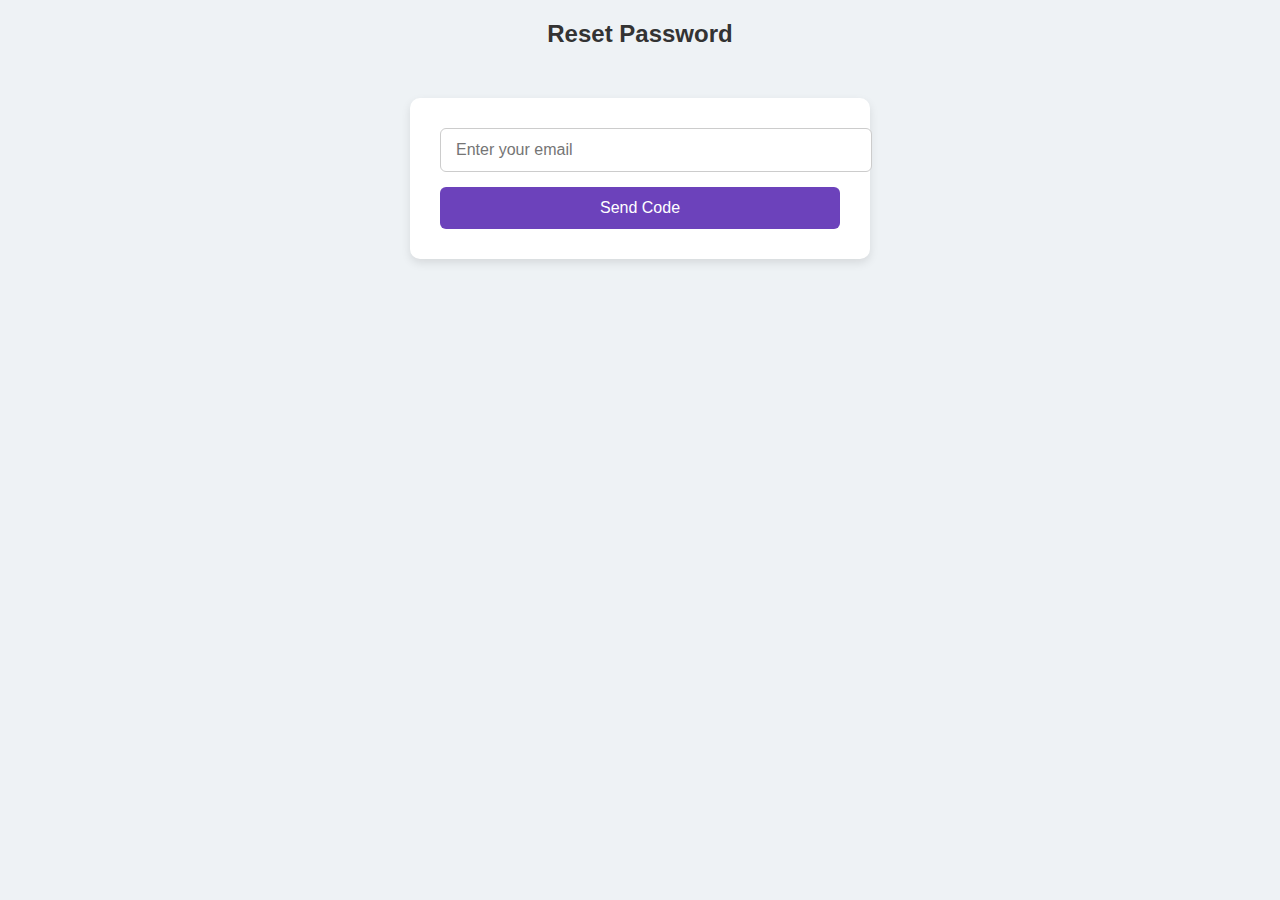
<file: resetpassword.html>
<!DOCTYPE html>
<html lang="en">
<head>
  <meta charset="UTF-8" />
  <meta name="viewport" content="width=device-width, initial-scale=1.0" />
  <title>Reset Password</title>
  <style>
    body {
      font-family: "Segoe UI", Tahoma, Geneva, Verdana, sans-serif;
      margin: 0;
      padding: 0;
      background-color: #eef2f5;
      color: #333;
    }

    header {
      background-color: #935bd0;
      color: white;
      padding: 20px;
      text-align: center;
    }

    nav a {
      color: white;
      margin: 0 10px;
      text-decoration: none;
      font-weight: bold;
    }

    form {
      display: flex;
      flex-direction: column;
      gap: 15px;
      max-width: 400px;
      margin: 50px auto;
      background-color: white;
      padding: 30px;
      border-radius: 10px;
      box-shadow: 0 4px 10px rgba(0, 0, 0, 0.1);
    }

    input,
    textarea {
      padding: 12px 15px;
      font-size: 16px;
      border: 1px solid #ccc;
      border-radius: 6px;
      width: 100%;
    }

    button {
      padding: 12px;
      background-color: #6c42bb;
      color: white;
      font-size: 16px;
      border: none;
      border-radius: 6px;
      cursor: pointer;
      transition: background-color 0.3s;
    }

    button:hover {
      background-color: #5a36a3;
    }

    a {
      color: #6c42bb;
      text-align: center;
      display: block;
      margin-top: 10px;
      text-decoration: none;
    }

    a:hover {
      text-decoration: underline;
    }

    ul#results {
      list-style: none;
      padding: 0;
    }

    ul#results li {
      background-color: #f0f6fc;
      padding: 10px 15px;
      margin: 8px 0;
      border-left: 4px solid #6c42bb;
      border-radius: 6px;
    }

    h2 {
      text-align: center;
      margin-bottom: 20px;
    }
  </style>
</head>
<body>
  <main>
    <h2>Reset Password</h2>
    <form>
      <input type="email" placeholder="Enter your email" required />
      <button type="submit">Send Code</button>
    </form>
  </main>
</body>
</html
</file>
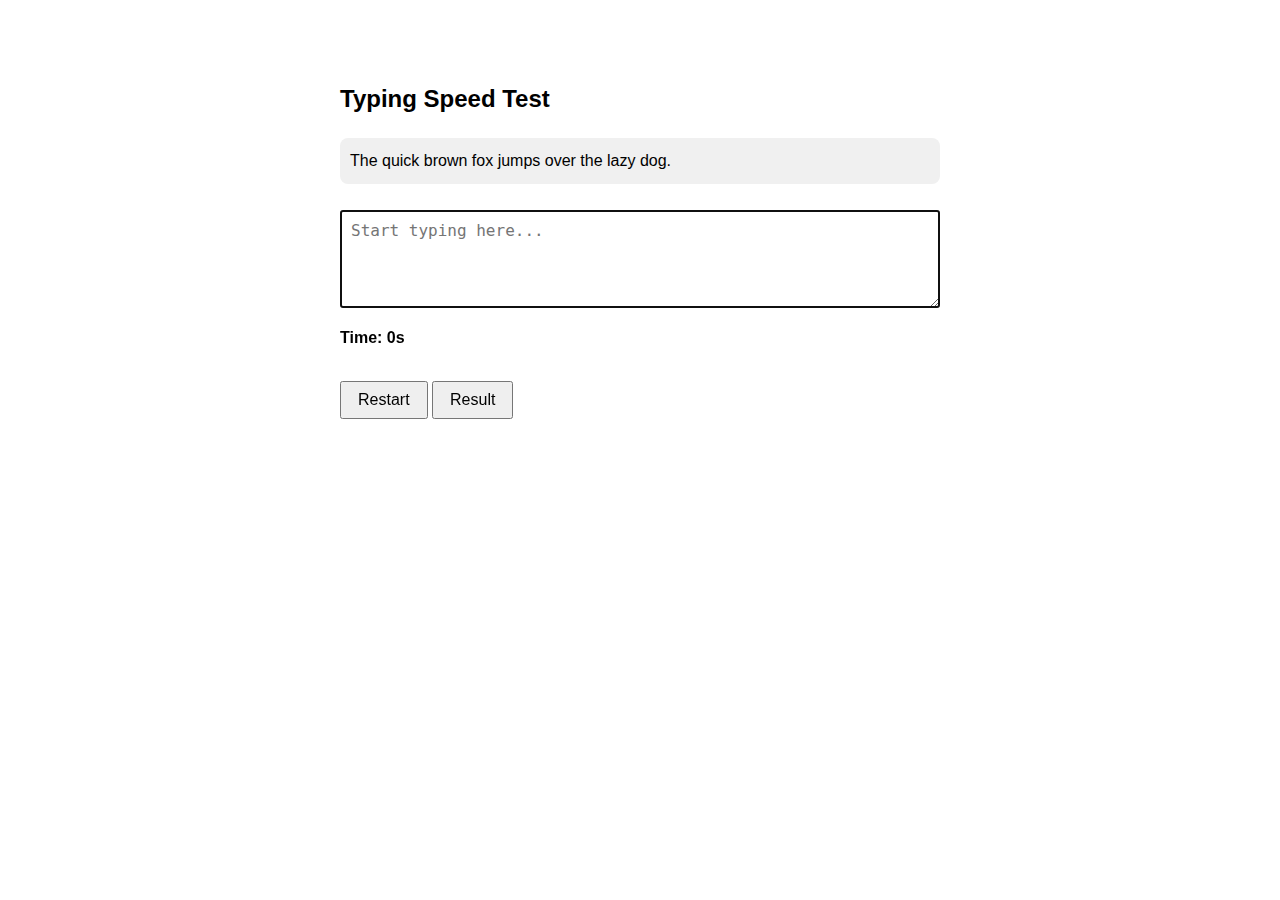
<file: typing-test.html>
<!DOCTYPE html>
<html lang="en">
  <head>
    <meta charset="UTF-8" />
    <meta name="viewport" content="width=device-width, initial-scale=1.0" />
    <title>Typing Test</title>
    <style>
      body {
        font-family: sans-serif;
        max-width: 600px;
        margin: 40px auto;
        padding: 20px;
        line-height: 1.6;
      }
      #testText {
        padding: 10px;
        background: #f0f0f0;
        border-radius: 8px;
      }
      #inputArea {
        width: 100%;
        padding: 10px;
        margin-top: 10px;
        font-size: 16px;
        box-sizing: border-box;
      }
      #result {
        margin-top: 20px;
        font-weight: bold;
      }
      #restartBtn {
        margin-top: 10px;
        padding: 8px 16px;
        font-size: 16px;
        cursor: pointer;
      }
      #timer {
        font-weight: bold;
        margin-top: 10px;
      }
    </style>
  </head>
  <body>
    <h2>Typing Speed Test</h2>
    <p id="testText">The quick brown fox jumps over the lazy dog.</p>
    <textarea
      id="inputArea"
      rows="4"
      placeholder="Start typing here..."
    ></textarea>
    <div id="timer">Time: 0s</div>
    <div id="result"></div>
    <button id="restartBtn">Restart</button>
    <a href="listResultTest.html"><button id="restartBtn">Result</button></a>

    <script>
      const testText = document.getElementById("testText").textContent;
      const inputArea = document.getElementById("inputArea");
      const result = document.getElementById("result");
      const timerDisplay = document.getElementById("timer");
      const restartBtn = document.getElementById("restartBtn");

      let startTime = null;
      let timerInterval = null;

      function updateTimer() {
        const now = new Date();
        const seconds = Math.floor((now - startTime) / 1000);
        timerDisplay.textContent = `Time: ${seconds}s`;
      }

      function resetTest() {
        clearInterval(timerInterval);
        inputArea.value = "";
        inputArea.disabled = false;
        result.textContent = "";
        timerDisplay.textContent = "Time: 0s";
        startTime = null;
        timerInterval = null;
        inputArea.focus();
      }

      inputArea.addEventListener("input", () => {
        if (!startTime && inputArea.value.trim().length > 0) {
          startTime = new Date();
          timerInterval = setInterval(updateTimer, 1000);
        }

        if (inputArea.value.trim() === testText) {
          const endTime = new Date();
          clearInterval(timerInterval);
          const timeTaken = (endTime - startTime) / 1000 / 60;
          const wordCount = testText.trim().split(/\s+/).length;
          const wpm = Math.round(wordCount / timeTaken);
          result.textContent = `Completed! Your speed: ${wpm} WPM`;
          inputArea.disabled = true;
        }
      });

      restartBtn.addEventListener("click", resetTest);

      window.onload = () => inputArea.focus();
    </script>
  </body>
</html>
</file>
